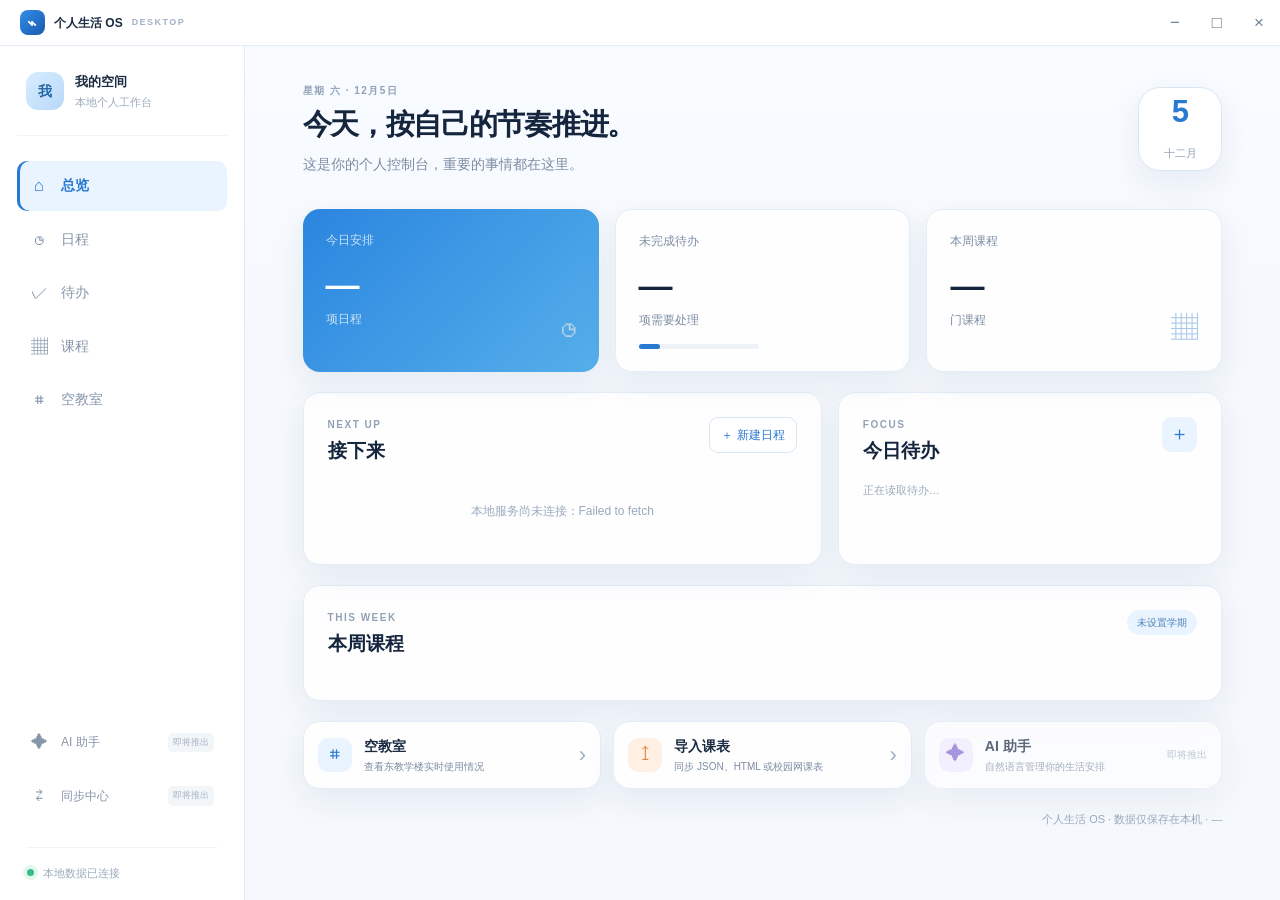
<file: desktop/ui/index.html>
<!doctype html>
<html lang="zh-CN">
  <head><meta charset="utf-8" /><meta name="viewport" content="width=device-width, initial-scale=1" /><title>个人生活 OS</title><link rel="stylesheet" href="styles.css" /></head>
  <body>
    <header class="titlebar" data-tauri-drag-region><div class="brand"><span class="logo">⌁</span><span>个人生活 OS</span><i>DESKTOP</i></div><div class="window-actions"><button data-window-action="minimize">−</button><button data-window-action="maximize">□</button><button class="close" data-window-action="close">×</button></div></header>
    <div class="app">
      <aside class="sidebar"><div class="profile"><div class="avatar">我</div><div><strong>我的空间</strong><small>本地个人工作台</small></div></div><nav><a class="active" href="#dashboard"><span>⌂</span>总览</a><a href="#agenda"><span>◷</span>日程</a><a href="#tasks"><span>✓</span>待办</a><a href="#classes"><span>▦</span>课程</a><a href="#rooms"><span>⌗</span>空教室</a></nav><div class="side-bottom"><a class="muted-link" href="#assistant"><span>✦</span>AI 助手 <em>即将推出</em></a><a class="muted-link" href="#sync"><span>⇄</span>同步中心 <em>即将推出</em></a><div class="local-status"><b></b>本地数据已连接</div></div></aside>
      <main><section class="welcome" id="dashboard"><div><p class="kicker">星期 <span id="weekday">—</span> · <span id="today">—</span></p><h1>今天，按自己的节奏推进。</h1><p class="subline">这是你的个人控制台，重要的事情都在这里。</p></div><div class="welcome-date"><strong id="day-number">—</strong><span id="month-label">—</span></div></section>
        <section class="stats"><article class="stat primary"><span>今日安排</span><strong id="agenda-count">—</strong><small>项日程</small><div class="stat-icon">◷</div></article><article class="stat"><span>未完成待办</span><strong id="todo-count">—</strong><small>项需要处理</small><div class="progress"><i id="todo-progress"></i></div></article><article class="stat"><span>本周课程</span><strong id="course-count">—</strong><small>门课程</small><div class="stat-icon blue">▦</div></article></section>
        <section class="workspace-grid"><article class="card agenda-card" id="agenda"><div class="card-head"><div><p class="kicker">NEXT UP</p><h2>接下来</h2></div><button class="outline-button" id="add-event">＋ 新建日程</button></div><div id="agenda-list" class="agenda-list"><div class="loading">正在读取安排…</div></div></article><article class="card focus-card" id="tasks"><div class="card-head"><div><p class="kicker">FOCUS</p><h2>今日待办</h2></div><button class="round-button" id="add-todo" title="添加待办">＋</button></div><div id="todo-list" class="todo-list"><div class="loading">正在读取待办…</div></div></article></section>
        <section class="card classes-card" id="classes"><div class="card-head"><div><p class="kicker">THIS WEEK</p><h2>本周课程</h2></div><span class="badge" id="semester">未设置学期</span></div><div class="week-grid" id="week-grid"></div></section>
        <section class="quick-grid" id="rooms"><button class="quick-card"><span class="quick-icon">⌗</span><span><b>空教室</b><small>查看东教学楼实时使用情况</small></span><strong>›</strong></button><button class="quick-card"><span class="quick-icon warm">↥</span><span><b>导入课表</b><small>同步 JSON、HTML 或校园网课表</small></span><strong>›</strong></button><button class="quick-card disabled" id="assistant"><span class="quick-icon purple">✦</span><span><b>AI 助手</b><small>自然语言管理你的生活安排</small></span><em>即将推出</em></button></section><footer>个人生活 OS · 数据仅保存在本机 · <span id="updated">—</span></footer></main>
    </div><script src="app.js"></script>
  </body>
</html>
</file>
<file: desktop/ui/styles.css>
:root{--navy:#14253d;--blue:#2879d1;--sky:#eaf4ff;--ink:#1b2b42;--muted:#7d8da3;--line:#e4edf6;--paper:#f5f8fc;--white:#fff;--shadow:0 12px 32px rgba(43,92,143,.08)}*{box-sizing:border-box}html,body{margin:0;min-height:100%;background:#eaf1f8;color:var(--ink);font:14px/1.5 "Segoe UI","Microsoft YaHei",sans-serif}body{border-radius:16px;overflow-x:hidden}.titlebar{height:46px;background:#fff;border-bottom:1px solid var(--line);display:flex;justify-content:space-between;align-items:center;padding-left:20px;user-select:none}.brand{display:flex;align-items:center;gap:9px;font-weight:750;font-size:12px}.brand i{font-size:9px;font-style:normal;color:#a2b2c5;letter-spacing:.16em}.logo{display:grid;place-items:center;width:25px;height:25px;border-radius:8px;background:linear-gradient(135deg,#328fe7,#1859ae);color:#fff;font-size:17px}.window-actions{height:100%;display:flex;align-items:center}.window-actions button{border:0;background:transparent;width:42px;height:30px;border-radius:8px;color:#71849b;font-size:17px;cursor:pointer}.window-actions button:hover{background:#eef5fc;color:var(--blue)}.window-actions .close:hover{background:#ea5968;color:#fff}.app{min-height:calc(100vh - 46px);display:flex}.sidebar{width:245px;background:#fff;border-right:1px solid var(--line);padding:24px 17px 19px;display:flex;flex-direction:column}.profile{display:flex;align-items:center;gap:11px;padding:2px 9px 25px;border-bottom:1px solid #f0f4f8}.avatar{display:grid;place-items:center;width:38px;height:38px;border-radius:12px;background:linear-gradient(135deg,#d8edff,#b8d9fa);color:#2366a5;font-weight:750}.profile strong,.profile small{display:block}.profile strong{font-size:13px}.profile small{color:#9aaabd;font-size:11px;margin-top:2px}.sidebar nav{display:grid;gap:4px;margin-top:25px}.sidebar nav a,.muted-link{display:flex;align-items:center;gap:13px;padding:12px 13px;border-radius:10px;text-decoration:none;color:#8595aa;transition:.18s}.sidebar nav a span,.muted-link span{width:18px;text-align:center;font-size:17px}.sidebar nav a.active,.sidebar nav a:hover{background:var(--sky);color:var(--blue);font-weight:650;box-shadow:inset 3px 0 var(--blue)}.side-bottom{margin-top:auto;display:grid;gap:4px}.muted-link{font-size:12px}.muted-link em{font-style:normal;font-size:9px;margin-left:auto;color:#a4b3c3;background:#f3f6f9;padding:3px 5px;border-radius:5px}.local-status{display:flex;gap:9px;align-items:center;margin:22px 10px 0;padding-top:17px;border-top:1px solid #f0f4f8;color:#9aaabd;font-size:11px}.local-status b{width:7px;height:7px;border-radius:50%;background:#39b985;box-shadow:0 0 0 4px #e4f7ee}main{flex:1;max-width:1450px;padding:37px 4.5vw 28px;background:linear-gradient(180deg,#f8fbff 0%,var(--paper) 300px)}.welcome{display:flex;justify-content:space-between;align-items:center}.kicker{margin:0 0 5px;color:#91a2b6;font-size:10px;font-weight:750;letter-spacing:.15em}.welcome h1{margin:0;color:var(--navy);font-size:29px;letter-spacing:-.045em}.subline{margin:7px 0 0;color:var(--muted)}.welcome-date{display:grid;place-items:center;width:84px;height:84px;border:1px solid #d9e7f5;border-radius:22px;background:#fff;box-shadow:var(--shadow)}.welcome-date strong{font-size:31px;line-height:1;color:var(--blue)}.welcome-date span{color:#8ea1b6;font-size:11px}.stats{display:grid;grid-template-columns:repeat(3,1fr);gap:16px;margin:34px 0 20px}.stat,.card,.quick-card{background:rgba(255,255,255,.9);border:1px solid var(--line);border-radius:17px;box-shadow:var(--shadow)}.stat{min-height:132px;padding:22px 23px;position:relative}.stat>span,.stat>small{display:block;color:var(--muted);font-size:12px}.stat strong{display:inline-block;font-size:34px;margin:10px 5px 0 0;color:var(--navy)}.stat.primary{background:linear-gradient(135deg,#2b85df,#55afea);border:0;color:#fff}.stat.primary>span,.stat.primary>small{color:rgba(255,255,255,.75)}.stat.primary strong{color:#fff}.stat-icon{position:absolute;right:23px;bottom:23px;color:#b9d2e8;font-size:27px}.stat-icon.blue{color:#a9c9e9}.progress{height:5px;margin-top:15px;background:#edf2f7;border-radius:10px;width:120px}.progress i{display:block;height:100%;width:18%;border-radius:10px;background:var(--blue)}.workspace-grid{display:grid;grid-template-columns:1.35fr 1fr;gap:16px;margin-bottom:20px}.card{padding:24px}.card-head{display:flex;justify-content:space-between;align-items:start;margin-bottom:17px}.card-head h2{margin:0;color:var(--navy);font-size:19px}.outline-button,.round-button{border:1px solid #d9e7f4;background:#fff;color:var(--blue);border-radius:9px;padding:8px 11px;font:inherit;font-size:12px;cursor:pointer}.round-button{border:0;background:var(--sky);font-size:19px;width:35px;height:35px;padding:0}.agenda-list,.todo-list{display:grid;gap:9px}.agenda-item{display:grid;grid-template-columns:62px 8px 1fr;gap:11px;align-items:center;padding:10px 0;border-bottom:1px solid #edf2f7}.agenda-item:last-child{border-bottom:0}.agenda-time{color:var(--blue);font-weight:700;font-size:12px}.agenda-dot{width:7px;height:7px;border-radius:50%;background:var(--blue);box-shadow:0 0 0 4px var(--sky)}.agenda-main b,.agenda-main small{display:block}.agenda-main b{font-size:13px}.agenda-main small{color:var(--muted);font-size:11px}.todo-item{display:grid;grid-template-columns:23px 1fr;gap:10px;align-items:center;padding:10px 0;border-bottom:1px solid #edf2f7}.todo-check{width:19px;height:19px;border:1px solid #b9cde0;border-radius:6px;background:#fff;color:#fff;cursor:pointer}.todo-item.done .todo-check{background:var(--blue);border-color:var(--blue)}.todo-item.done b{text-decoration:line-through;color:#9aabba}.todo-main b,.todo-main small{display:block}.todo-main b{font-size:13px}.todo-main small{color:var(--muted);font-size:11px}.empty{color:#9aaabd;text-align:center;padding:20px 5px;font-size:12px}.classes-card{margin-bottom:20px}.badge{background:var(--sky);color:#4b82b9;border-radius:20px;padding:5px 10px;font-size:10px}.week-grid{display:grid;grid-template-columns:repeat(7,1fr);gap:7px}.day{min-height:103px;background:#f4f7fb;border:1px solid #edf2f7;border-radius:10px;padding:10px}.day.today{background:#eaf4ff;border-color:#cfe3f7}.day-head{display:flex;justify-content:space-between;color:#8da0b5;font-size:10px}.day-head strong{color:var(--navy);font-size:15px}.class-chip{margin-top:13px;padding:8px 7px;border-left:3px solid var(--blue);background:#e0efff;border-radius:6px;font-size:11px}.class-chip small{display:block;color:#6e8bad;margin-top:3px}.quick-grid{display:grid;grid-template-columns:repeat(3,1fr);gap:12px}.quick-card{display:flex;align-items:center;gap:12px;padding:14px;text-align:left;cursor:pointer;color:var(--ink);font:inherit}.quick-card:hover{border-color:#b7d5f1;transform:translateY(-1px)}.quick-card>span:nth-child(2){flex:1}.quick-card b,.quick-card small{display:block}.quick-card small{color:var(--muted);font-size:10px;margin-top:2px}.quick-card>strong{font-size:22px;color:#9ab0c7;font-weight:400}.quick-icon{display:grid;place-items:center;width:34px;height:34px;border-radius:10px;background:var(--sky);color:var(--blue);font-size:19px}.quick-icon.warm{background:#fff0e3;color:#dd8845}.quick-icon.purple{background:#f1edff;color:#866ad4}.quick-card.disabled{cursor:default;opacity:.7}.quick-card em{font-style:normal;color:#a4b3c2;font-size:10px}.loading,footer{color:#9aaabd;font-size:11px}footer{margin-top:22px;text-align:right}@media(max-width:1000px){.sidebar{width:76px}.profile>div:last-child,.muted-link em,.local-status{display:none}.profile{justify-content:center;padding:2px 0 25px}.sidebar nav a,.muted-link{justify-content:center;font-size:0}.sidebar nav a span,.muted-link span{font-size:17px}.workspace-grid{grid-template-columns:1fr}.quick-grid{grid-template-columns:1fr 1fr}}@media(max-width:680px){main{padding:25px 16px}.welcome h1{font-size:23px}.welcome-date{width:65px;height:65px}.stats{grid-template-columns:1fr}.week-grid{overflow-x:auto;grid-template-columns:repeat(7,100px)}.quick-grid{grid-template-columns:1fr}}
</file>
